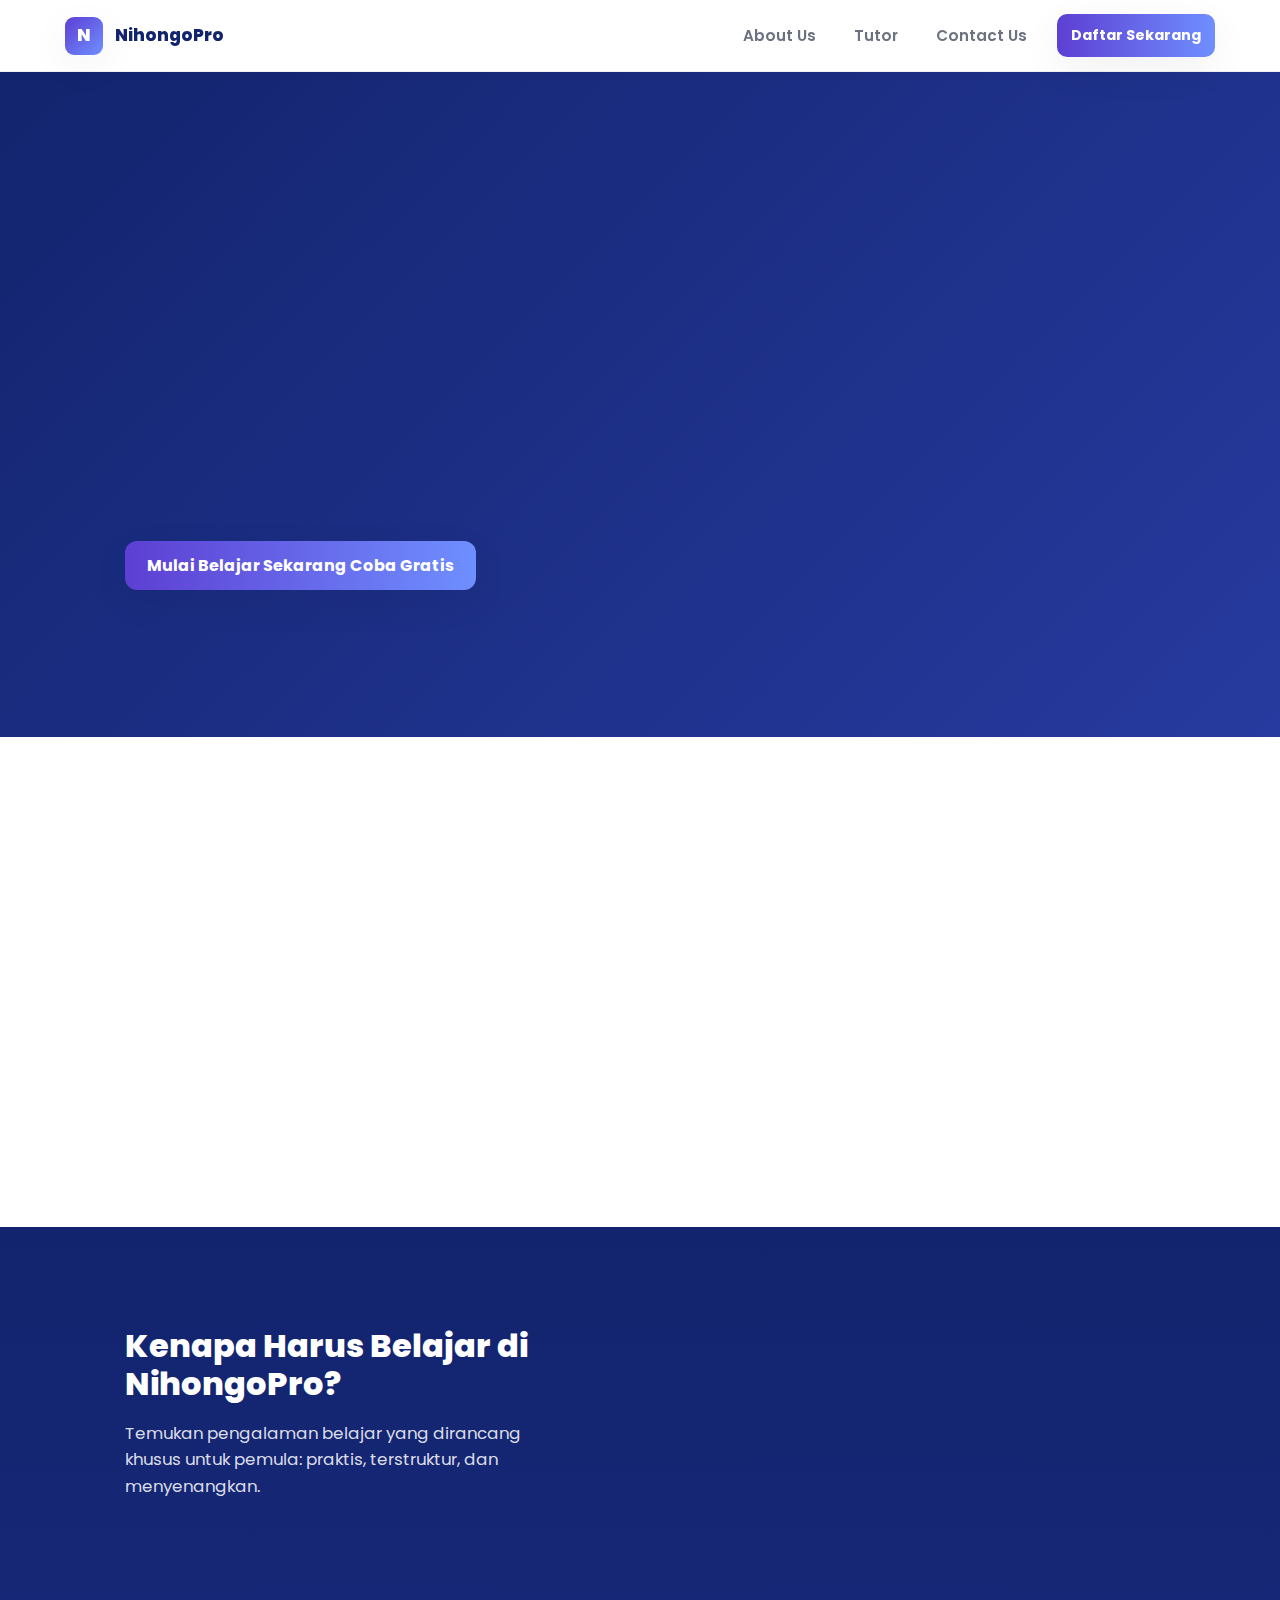
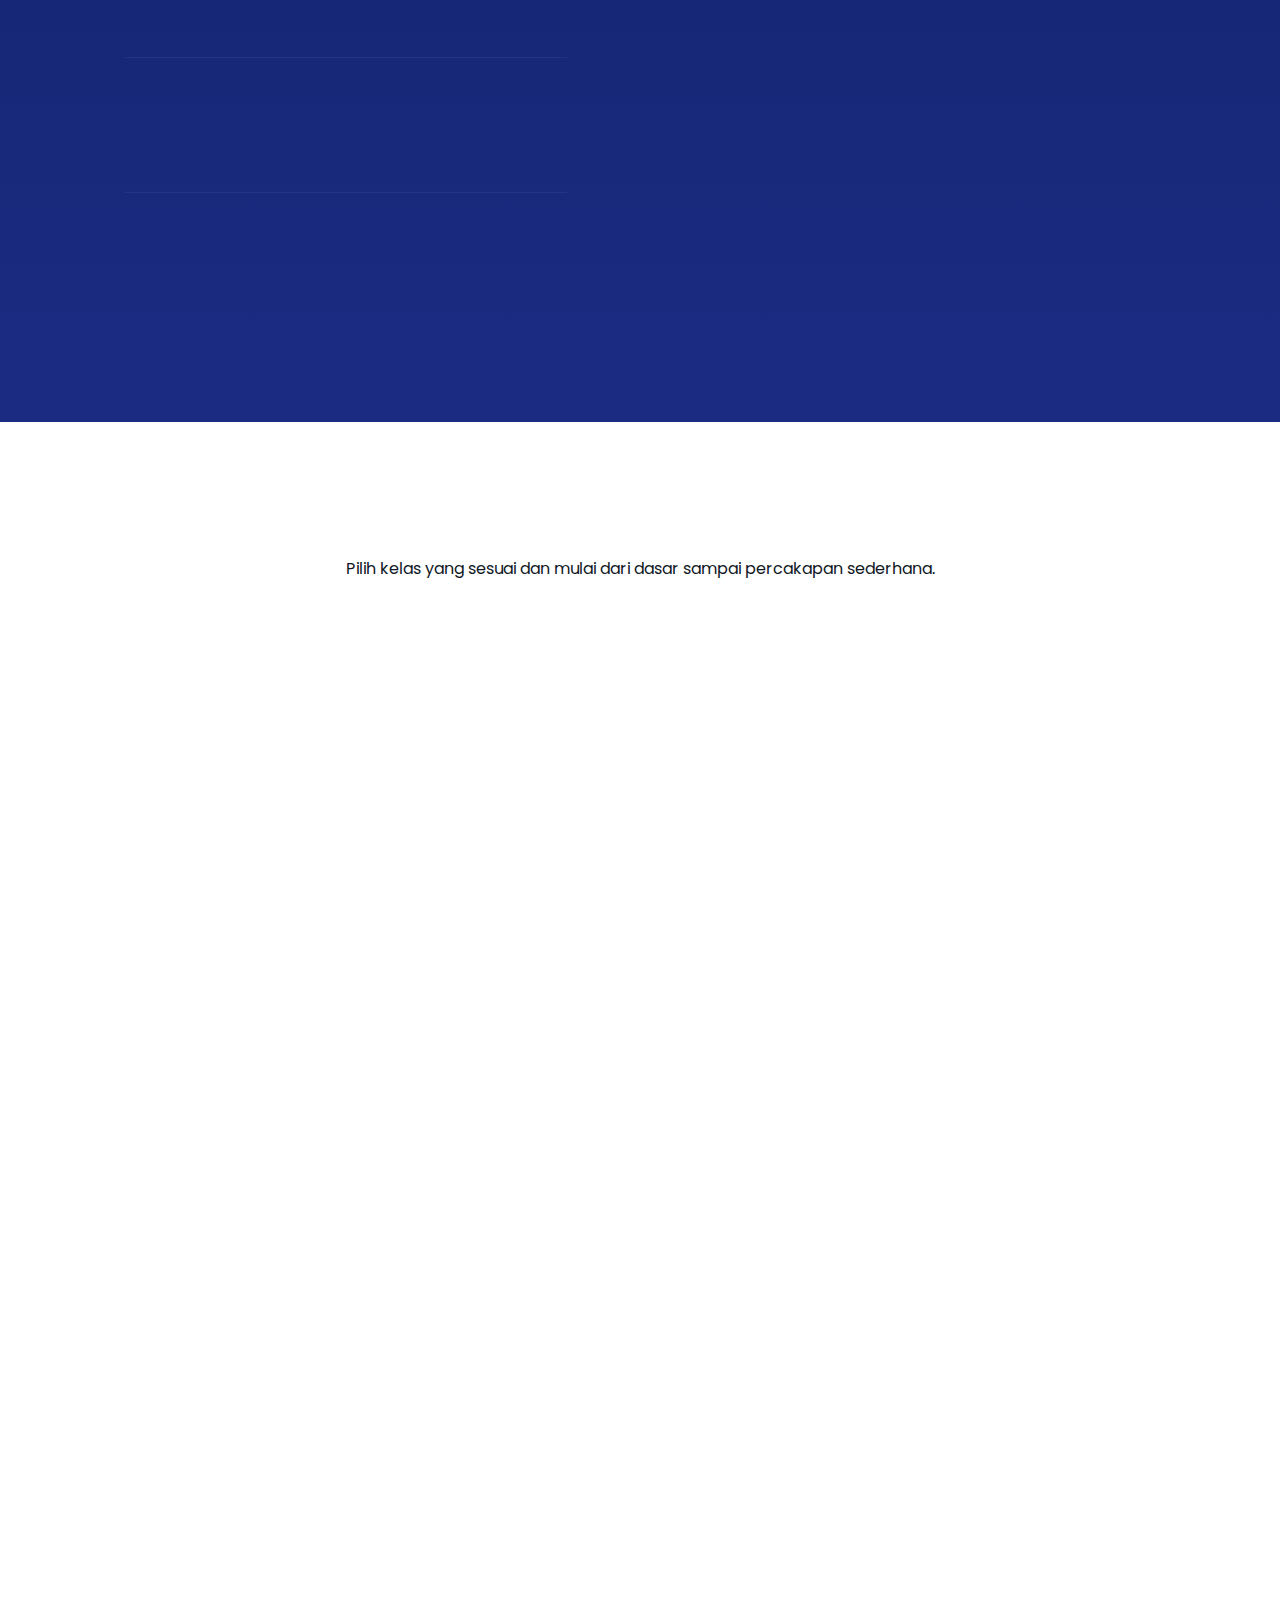
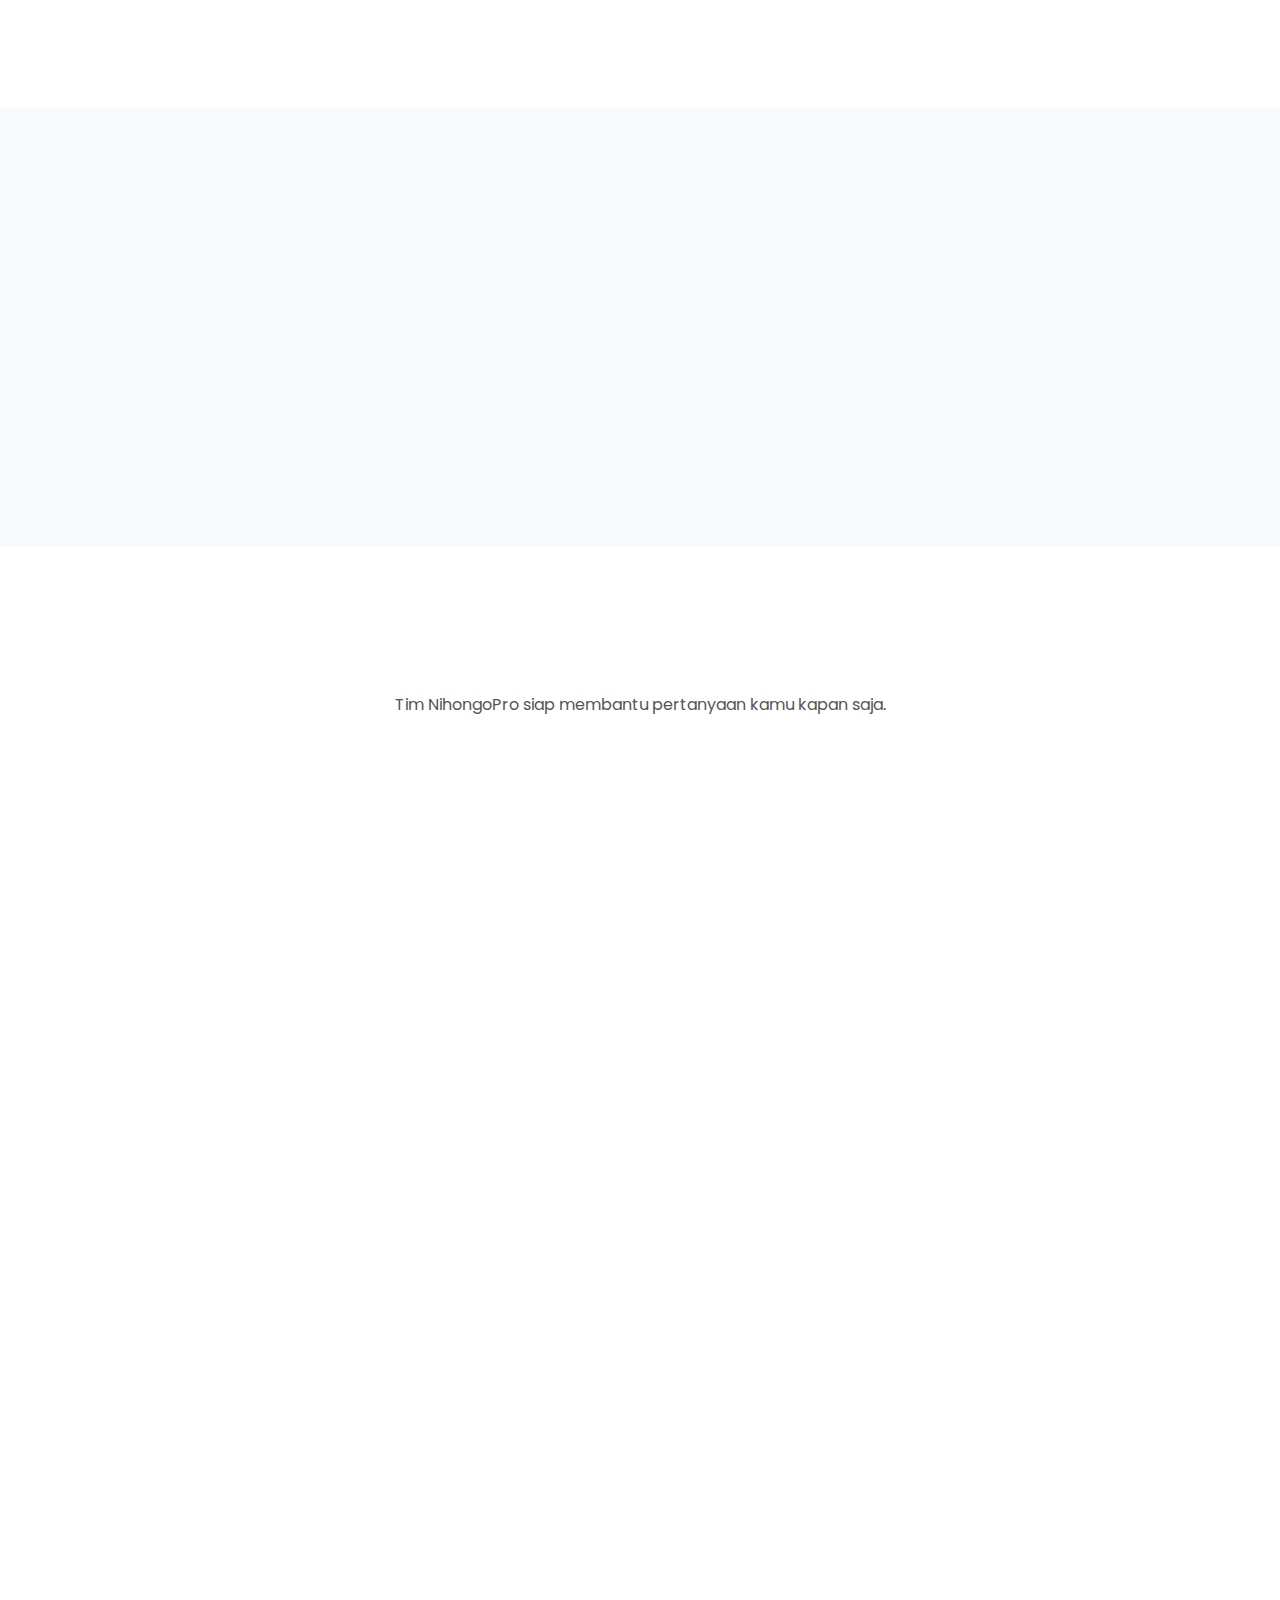
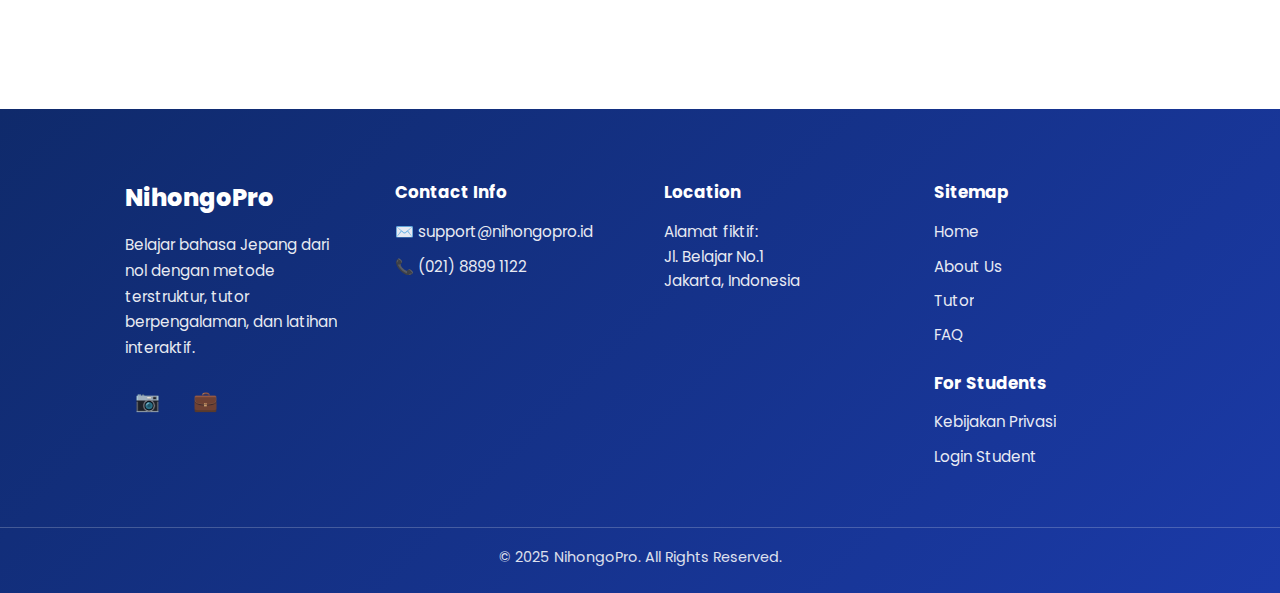
<file: index.html>
<!DOCTYPE html>
<html lang="id">
  <head>
    <meta charset="utf-8" />
    <meta name="viewport" content="width=device-width,initial-scale=1" />
    <title>NihongoPro — Belajar Bahasa Jepang untuk Pemula</title>
    <meta
      name="description"
      content="NihongoPro: platform belajar bahasa Jepang untuk pemula. Kurikulum terstruktur, tutor berpengalaman, latihan interaktif."
    />
    <meta name="theme-color" content="#162774" />

    <!-- preconnect Google Fonts -->
    <link rel="preconnect" href="https://fonts.googleapis.com" />
    <link rel="preconnect" href="https://fonts.gstatic.com" crossorigin />
    <link
      href="https://fonts.googleapis.com/css2?family=Poppins:wght@300;400;500;600;700;800&display=swap"
      rel="stylesheet"
    />

    <!-- favicon (ganti dengan filemu) -->
    <link rel="icon" href="/favicon.ico" />

    <!-- CSS -->
    <link rel="stylesheet" href="style.css" />
  </head>
  <body>
    <!-- HEADER / NAV -->
    <header class="site-header">
      <div class="container navbar">
        <div class="brand">
          <div class="logo-mark" aria-hidden="true">N</div>
          <div class="logo-text">NihongoPro</div>
        </div>

        <nav class="nav" aria-label="Primary navigation">
          <button
            class="menu-toggle"
            aria-expanded="false"
            aria-controls="primary-menu"
            aria-label="Buka menu"
          >
            <!-- hamburger -->
            <svg viewBox="0 0 24 24" fill="none" aria-hidden="true">
              <path
                d="M4 7h16M4 12h16M4 17h16"
                stroke="currentColor"
                stroke-width="1.6"
                stroke-linecap="round"
              />
            </svg>
          </button>

          <ul id="primary-menu" class="nav-links">
            <li><a href="#story">About Us</a></li>
            <li><a href="#tutor">Tutor</a></li>
            <li><a href="#contact">Contact Us</a></li>
          </ul>

          <a class="cta-btn" href="login.html">Daftar Sekarang</a>
        </nav>
      </div>
    </header>

    <main>
      <!-- HERO -->
      <section class="hero" id="home" aria-label="Hero">
        <div class="container hero-grid">
          <div class="hero-left">
            <h1 data-animate>
              Belajar Bahasa Jepang dari Nol. Terstruktur & Menyenangkan
            </h1>

            <!-- TEKS DESKRIPSI: tidak dihapus, warnanya dibuat lebih cerah -->
            <p class="hero-sub" data-animate>
              NihongoPro hadir untuk pemula yang ingin mempelajari hiragana,
              katakana, kosakata dasar, tata bahasa, dan percakapan sehari-hari
              secara bertahap dengan tutor berpengalaman dan latihan interaktif.
            </p>

            <div class="hero-actions">
              <a href="#classes" class="btn-primary"
                >Mulai Belajar Sekarang Coba Gratis</a
              >
            </div>

            <!-- tetap ada: materi JLPT N5 -->
            <p class="hero-note" data-animate>
              Materi disesuaikan dengan level JLPT N5
            </p>
          </div>

          <div class="hero-right">
            <!-- animasi float disimpan di CSS -->
            <div class="hero-ill float" data-animate>
              <img
                src="/assets/sensei.jpeg"
                alt="Ilustrasi belajar bahasa Jepang"
              />
            </div>
          </div>
        </div>
      </section>

      <!-- STORY / ABOUT -->
      <section id="story" class="section section-about">
        <div class="container two-col">
          <div>
            <h4 class="kicker" data-animate>THE STORY</h4>
            <h2 data-animate>
              Nadia Pratama <br />
              Founder & Curriculum Lead
            </h2>
            <p class="lead" data-animate>
              NihongoPro dibuat untuk membantu pemula memahami huruf, kosakata,
              tata bahasa, dan percakapan dasar dengan metode yang ramah dan
              terstruktur.
            </p>
            <p data-animate>
              Visi: Membuat langkah awal belajar bahasa Jepang terasa mudah.
              <br />
              Misi: Menyajikan materi yang runtut, contoh nyata, dan latihan
              yang bisa diulang kapan saja.
            </p>
          </div>

          <div class="media" data-animate>
            <img
              src="/assets/nadia.jpg"
              alt="Foto Nadia Pratama — Founder NihongoPro"
              loading="lazy"
            />
          </div>
        </div>
      </section>

      <!-- WHY: -->
      <section id="why" class="section section-why">
        <div class="container why-grid">
          <div class="why-left">
            <h2 class="section-title">Kenapa Harus Belajar di NihongoPro?</h2>
            <p class="lead">
              Temukan pengalaman belajar yang dirancang khusus untuk pemula:
              praktis, terstruktur, dan menyenangkan.
            </p>

            <div class="why-list">
              <div class="why-item" data-animate>
                <div class="why-icon">📘</div>
                <div class="why-text">
                  <h3>Pengalaman Belajar Terbaik</h3>
                  <p>
                    Metode yang fun dan mudah dimengerti, dengan banyak latihan
                    praktik.
                  </p>
                </div>
              </div>

              <hr />

              <div class="why-item" data-animate>
                <div class="why-icon">👩‍🏫</div>
                <div class="why-text">
                  <h3>Tutor Terbaik</h3>
                  <p>
                    Tutor berpengalaman dan native speaker untuk latihan
                    percakapan.
                  </p>
                </div>
              </div>

              <hr />

              <div class="why-item" data-animate>
                <div class="why-icon">💡</div>
                <div class="why-text">
                  <h3>Paham Konsep, Bukan Cuma Hafalan</h3>
                  <p>
                    Fokus pada pemahaman konsep sehingga peserta bisa menerapkan
                    sendiri.
                  </p>
                </div>
              </div>
            </div>
          </div>

          <div class="why-right">
            <div class="why-media" data-animate>
              <div class="big-photo">
                <img
                  src="assets/kelaz.jpeg"
                  alt="Sesi belajar bersama — NihongoPro"
                  loading="lazy"
                />
              </div>

              <div class="small-photos" data-animate>
                <img
                  src="/assets/ngajar.jpeg"
                  alt="Ruangan kelas"
                  loading="lazy"
                />
                <img
                  src="/assets/nadia.jpg"
                  alt="Tutor mengajar"
                  loading="lazy"
                />
              </div>
            </div>
          </div>
        </div>
      </section>

      <!-- CLASSES: 3 atas 3 bawah -->
      <section id="classes" class="section section-classes">
        <div class="container">
          <div style="text-align: center; margin-bottom: 18px">
            <h2 class="section-title" data-animate>
              Kelas Bahasa Jepang untuk Pemula
            </h2>
            <p align="center">
              Pilih kelas yang sesuai dan mulai dari dasar sampai percakapan
              sederhana.
            </p>
          </div>

          <div class="classes-grid" data-animate>
            <article class="class-card" data-animate>
              <h3>Hiragana & Katakana</h3>
              <p>
                Belajar dua sistem huruf dasar melalui metode visual & latihan
                menulis.
              </p>
            </article>

            <article class="class-card" data-animate>
              <h3>Kosakata Dasar (JLPT N5)</h3>
              <p>Kosakata penting untuk percakapan dan persiapan ujian N5.</p>
            </article>

            <article class="class-card" data-animate>
              <h3>Tata Bahasa Dasar</h3>
              <p>Pola kalimat dasar dengan contoh dan latihan soal singkat.</p>
            </article>

            <article class="class-card" data-animate>
              <h3>Percakapan Sehari-hari</h3>
              <p>
                Dialog sederhana untuk situasi nyata: perkenalan, belanja, tanya
                arah.
              </p>
            </article>

            <article class="class-card" data-animate>
              <h3>Kanji Dasar (50 Kanji)</h3>
              <p>Mengenal dan mengingat kanji awal lewat asosiasi visual.</p>
            </article>

            <article class="class-card" data-animate>
              <h3>Pola Kalimat Praktis</h3>
              <p>Latihan menyusun kalimat dasar dengan variasi konteks.</p>
            </article>
          </div>
        </div>
      </section>

      <!-- TUTOR -->
      <section id="tutor" class="section section-tutor">
        <div class="container">
          <div style="text-align: center; margin-bottom: 18px">
            <h2 class="section-title" data-animate>Tutor Berpengalaman</h2>
            <p align="center">
              Tim tutor kami fokus membantu pemula memahami dasar secara cepat
              dan menyenangkan.
            </p>
          </div>

          <div class="tutor-grid">
            <div class="tutor-card">
              <div class="tutor-photo" data-animate>
                <img
                  src="/assets/profile2.jpg"
                  alt="Aiko Tanaka"
                  loading="lazy"
                />
              </div>
              <p class="sensei">SENSEI</p>
              <h3>Aiko Tanaka</h3>
              <p class="desc">Spesialis huruf dasar & metode visual.</p>
            </div>

            <div class="tutor-card">
              <div class="tutor-photo" data-animate>
                <img
                  src="/assets/profile3.jpg"
                  alt="Riku Matsumoto"
                  loading="lazy"
                />
              </div>
              <p class="sensei">SENSEI</p>
              <h3>Riku Matsumoto</h3>
              <p class="desc">Native speaker fokus percakapan dasar.</p>
            </div>

            <div class="tutor-card">
              <div class="tutor-photo" data-animate>
                <img
                  src="/assets/nadia.jpg"
                  alt="Nadia Pratama"
                  loading="lazy"
                />
              </div>
              <p class="sensei">SENSEI</p>
              <h3>Nadia Pratama</h3>
              <p class="desc">
                Pengajar JLPT N5 & penyusun kurikulum pemula NihongoPro.
              </p>
            </div>
          </div>
        </div>
      </section>

      <section id="testimoni" class="section-testimoni">
        <div class="container">
          <h2 class="section-title" data-animate>Apa Kata Mereka?</h2>
          <div class="testi-grid">
            <div class="testi-card" data-animate>
              <div class="testi-user">
                <img src="assets/profile2.jpg" alt="Reyna" />
                <div class="user-info">
                  <div class="name-row">
                    <p class="name">Reyna</p>
                    <div class="stars">★★★★★</div>
                  </div>
                  <p class="role">Pelajar</p>
                </div>
              </div>
              <p class="quote">
                "Belajar Jepang jadi terasa mudah dan menyenangkan. Tutor sangat
                sabar dan jelas."
              </p>
            </div>

            <div class="testi-card" data-animate>
              <div class="testi-user">
                <img src="assets/profile.jpg" alt="Fahri" />
                <div class="user-info">
                  <div class="name-row">
                    <p class="name">Yuka</p>
                    <div class="stars">★★★★★</div>
                  </div>
                  <p class="role">Pemula</p>
                </div>
              </div>
              <p class="quote">
                "Baru dua minggu belajar hiragana, langsung bisa baca kata
                sederhana."
              </p>
            </div>

            <div class="testi-card" data-animate>
              <div class="testi-user">
                <img src="assets/profile3.jpg" alt="Melvin" />
                <div class="user-info">
                  <div class="name-row">
                    <p class="name">Melvin</p>
                    <div class="stars">★★★★★</div>
                  </div>
                  <p class="role">Mahasiswa</p>
                </div>
              </div>
              <p class="quote">
                "Materinya terstruktur, latihan interaktif ngebantu banget."
              </p>
            </div>
          </div>
        </div>
      </section>

      <!-- CONTACT -->
      <section id="contact" class="section-contact">
        <div class="container contact-center">
          <h2 class="section-title" data-animate>Hubungi Kami</h2>
          <p class="contact-desc">
            Tim NihongoPro siap membantu pertanyaan kamu kapan saja.
          </p>

          <div class="contact-grid">
            <!-- Email -->
            <div class="contact-card" data-animate>
              <div class="contact-icon email">✉️</div>
              <h4>Email</h4>
              <a href="mailto:support@nihongopro.id"> support@nihongopro.id </a>
            </div>

            <!-- Telepon -->
            <div class="contact-card" data-animate>
              <div class="contact-icon phone">📞</div>
              <h4>Telepon</h4>
              <a href="tel:02188991122"> (021) 8899 1122 </a>
            </div>

            <!-- Instagram -->
            <div class="contact-card" data-animate>
              <div class="contact-icon ig">📷</div>
              <h4>Instagram</h4>
              <a href="https://instagram.com/nihongopro" target="_blank">
                @nihongopro
              </a>
            </div>
          </div>
        </div>
      </section>

      <!-- MAPS -->
      <section id="maps" class="section section-maps">
        <div class="container">
          <h2 class="section-title">Lokasi Kami</h2>
          <p align="center" class="contact-desc">
            Kunjungi kantor NihongoPro atau hubungi kami untuk informasi lebih
            lanjut.
          </p>

          <div class="map-wrapper" data-animate>
            <iframe
              src="https://www.google.com/maps?q=Jakarta&output=embed"
              loading="lazy"
              referrerpolicy="no-referrer-when-downgrade"
            >
            </iframe>
          </div>
        </div>
      </section>
    </main>

    <!-- FOOTER -->
    <footer class="site-footer">
      <div class="container footer-grid">
        <!-- Brand -->
        <div class="footer-brand">
          <h3>NihongoPro</h3>
          <p>
            Belajar bahasa Jepang dari nol dengan metode terstruktur, tutor
            berpengalaman, dan latihan interaktif.
          </p>

          <div class="social-links">
            <a href="#" aria-label="Instagram">📷</a>
            <a href="#" aria-label="LinkedIn">💼</a>
          </div>
        </div>

        <!-- Contact Info -->
        <div class="footer-col">
          <h4>Contact Info</h4>
          <ul>
            <li>✉️ support@nihongopro.id</li>
            <li>📞 (021) 8899 1122</li>
          </ul>
        </div>

        <!-- Location -->
        <div class="footer-col">
          <h4>Location</h4>
          <p>
            Alamat fiktif:<br />
            Jl. Belajar No.1<br />
            Jakarta, Indonesia
          </p>
        </div>

        <!-- Sitemap -->
        <div class="footer-col">
          <h4>Sitemap</h4>
          <ul>
            <li><a href="#hero">Home</a></li>
            <li><a href="#about">About Us</a></li>
            <li><a href="#tutor">Tutor</a></li>
            <li><a href="#faq">FAQ</a></li>
          </ul>

          <h4 class="footer-subtitle">For Students</h4>
          <ul>
            <li><a href="#">Kebijakan Privasi</a></li>
            <li><a href="#">Login Student</a></li>
          </ul>
        </div>
      </div>

      <div class="footer-bottom">© 2025 NihongoPro. All Rights Reserved.</div>
    </footer>

    <!-- JS -->
    <script src="main.js"></script>
  </body>
</html>
</file>
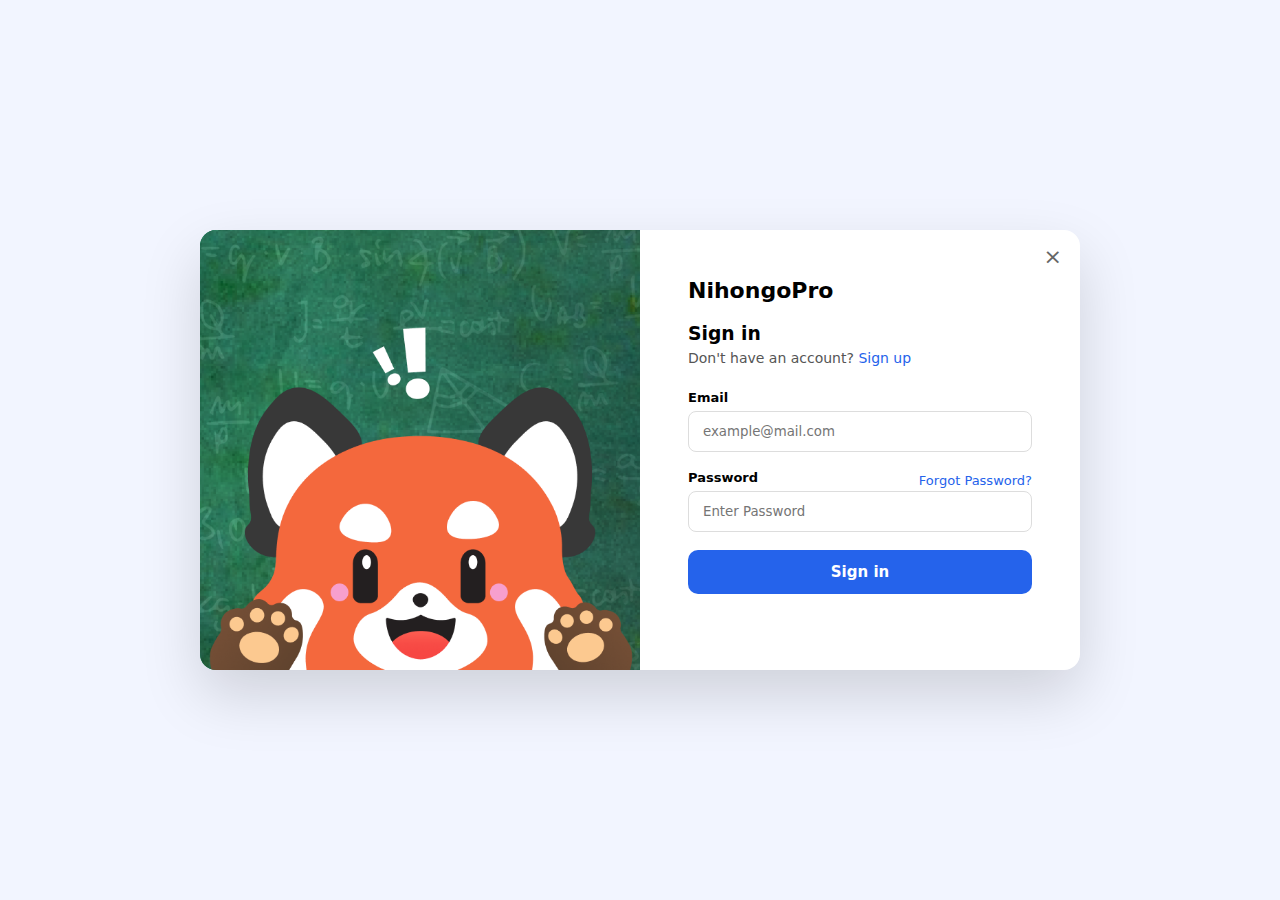
<file: login.html>
<!DOCTYPE html>
<html lang="en">
<head>
<meta charset="UTF-8">
<meta name="viewport" content="width=device-width, initial-scale=1.0">
<title>Login</title>

<style>
* {
  box-sizing: border-box;
  font-family: 'Inter', system-ui, sans-serif;
}

body {
  margin: 0;
  background: #f2f5ff;
  height: 100vh;
  display: flex;
  align-items: center;
  justify-content: center;
}

/* Modal */
.login-modal {
  width: 880px;
  max-width: 95%;
  background: #fff;
  border-radius: 16px;
  display: grid;
  grid-template-columns: 1fr 1fr;
  box-shadow: 0 25px 60px rgba(0,0,0,0.15);
  overflow: hidden;
  position: relative;
}

/* Close */
.close-btn {
  position: absolute;
  top: 14px;
  right: 18px;
  font-size: 22px;
  cursor: pointer;
  color: #666;
}

/* Left image */
.login-left {
  background: #0f8a5f;
  display: flex;
  align-items: center;
  justify-content: center;
}

.login-left img {
  width: 100%;
  height: 100%;
  object-fit: cover;
}

/* Right form */
.login-right {
  padding: 48px;
}

.logo {
  font-weight: 800;
  font-size: 22px;
  margin-bottom: 20px;
}

.login-right h3 {
  margin: 0 0 6px;
}

.login-right p {
  margin: 0 0 24px;
  font-size: 14px;
  color: #555;
}

.login-right a {
  color: #2563eb;
  text-decoration: none;
  font-weight: 500;
}

/* Input */
.form-group {
  margin-bottom: 18px;
}

label {
  font-size: 13px;
  font-weight: 600;
  display: block;
  margin-bottom: 6px;
}

input {
  width: 100%;
  padding: 12px 14px;
  border-radius: 8px;
  border: 1px solid #ddd;
  outline: none;
}

input:focus {
  border-color: #2563eb;
}

/* Password row */
.password-row {
  display: flex;
  justify-content: space-between;
  align-items: center;
}

.password-row a {
  font-size: 13px;
}

/* Button */
button {
  width: 100%;
  padding: 13px;
  border-radius: 10px;
  border: none;
  background: #2563eb;
  color: #fff;
  font-size: 15px;
  font-weight: 600;
  cursor: pointer;
}

button:hover {
  background: #1e4fd8;
}

/* Responsive */
@media(max-width: 768px) {
  .login-modal {
    grid-template-columns: 1fr;
  }

  .login-left {
    height: 220px;
  }
}
</style>
</head>

<body>

<div class="login-modal">
  <div class="close-btn" onclick="closeModal()">×</div>

  <!-- Left Image -->
  <div class="login-left">
    <img src="assets/login-image.png" alt="Mascot">
  </div>

  <!-- Right Form -->
  <div class="login-right">
    <div class="logo">NihongoPro</div>

    <h3>Sign in</h3>
    <p>Don't have an account? <a href="signup.html">Sign up</a></p>

    <div class="form-group">
      <label>Email</label>
      <input type="email" placeholder="example@mail.com">
    </div>

    <div class="form-group">
      <div class="password-row">
        <label>Password</label>
        <a href="#">Forgot Password?</a>
      </div>
      <input type="password" placeholder="Enter Password">
    </div>

    <button onclick="login()">Sign in</button>
  </div>
</div>

<script>
function closeModal() {
  document.querySelector('.login-modal').style.display = 'none';
}

function login() {
  alert('Login clicked!');
}
</script>

</body>
</html>
</file>
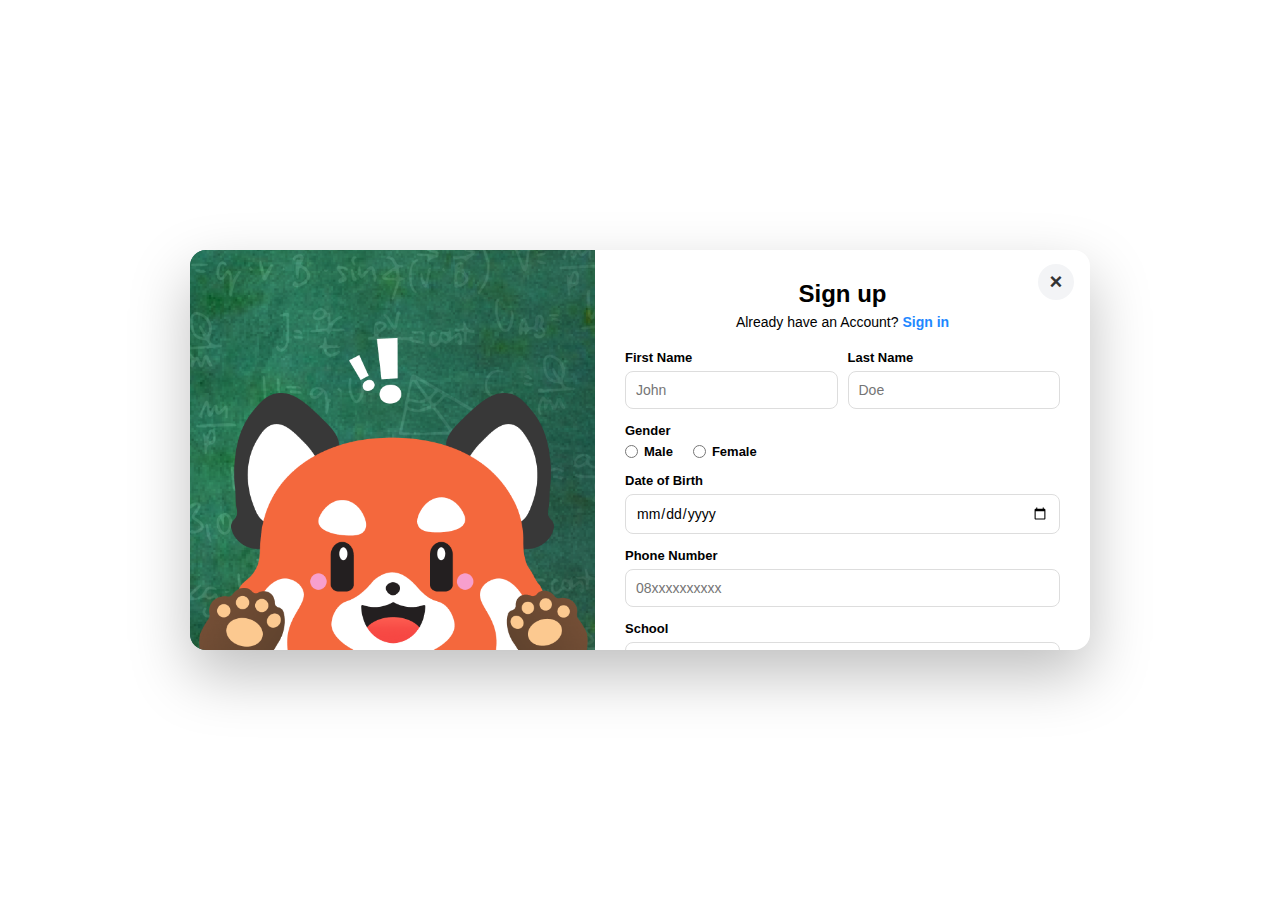
<file: signup.html>
<!DOCTYPE html>
<html lang="en">
<head>
<meta charset="UTF-8">
<title>Sign Up</title>

<style>
* {
  margin: 0;
  padding: 0;
  box-sizing: border-box;
  font-family: 'Inter', sans-serif;
}

body {
  margin: 0;
  min-height: 100vh;
  background: #ffffff;
  display: flex;
  align-items: center;
  justify-content: center;
}

/* MODAL */
.auth-container {
  position: relative;
  width: 900px;
  max-width: 95%;
  height: 400px;          /* ⬅️ KUNCI TINGGI */
  background: #fff;
  display: flex;
  border-radius: 16px;
  overflow: hidden;
  box-shadow: 0 25px 60px rgba(0,0,0,0.25);
}



/* LEFT SIDE */
.auth-left {
  width: 45%;
  background: linear-gradient(135deg, #2e7d6b, #1f5f50);
  display: flex;
  justify-content: center;
  align-items: center;
  position: relative;
}


.auth-right {
  width: 55%;
  padding: 32px;
  overflow-y: auto;     /* ⬅️ SCROLL DI SINI */
}

.auth-left img {
  max-width: 100%;
  max-height: 420px;
  object-fit: contain;
}

/* 
.surprise {
  position: absolute;
  top: 24px;
  left: 50%;
  transform: translateX(-50%);
  font-size: 36px;
  font-weight: 800;
  color: #fff;
} */


/* RIGHT SIDE */
.auth-right {
  width: 55%;
  padding: 30px;
  overflow-y: auto;
}

.auth-header {
  text-align: center;
  margin-bottom: 20px;
}

.logo {
  width: 130px;
  margin-bottom: 10px;
}

.auth-header h2 {
  margin-bottom: 6px;
}

.auth-header p {
  font-size: 14px;
}

.auth-header a {
  color: #1e88ff;
  text-decoration: none;
  font-weight: 600;
}

/* FORM */
.auth-form {
  display: flex;
  flex-direction: column;
  gap: 14px;
}

.row {
  display: flex;
  gap: 10px;
}

.input-group {
  display: flex;
  flex-direction: column;
  gap: 6px;
  flex: 1;
}

.input-group label {
  font-size: 13px;
  font-weight: 600;
}

.input-group input,
.input-group select {
  padding: 10px;
  border-radius: 8px;
  border: 1px solid #ddd;
  font-size: 14px;
  transition: 0.2s;
}

.input-group input:focus,
.input-group select:focus {
  border-color: #1e88ff;
  outline: none;
}

/* RADIO */
.radio-group {
  display: flex;
  gap: 20px;
  font-size: 14px;
}

.radio-group label {
  display: flex;
  gap: 6px;
  cursor: pointer;
}

/* BUTTON */
.btn-primary {
  margin-top: 10px;
  padding: 14px;
  background: #1e88ff;
  border: none;
  border-radius: 10px;
  color: white;
  font-size: 16px;
  font-weight: 600;
  cursor: pointer;
  transition: 0.3s;
}

.btn-primary:hover {
  background: #166fd4;
  transform: scale(1.02);
}

/* SCROLL */
.auth-right::-webkit-scrollbar {
  width: 6px;
}

.auth-right::-webkit-scrollbar-thumb {
  background: #ccc;
  border-radius: 6px;
}

/* RESPONSIVE */
@media(max-width: 768px) {
  .auth-container {
    width: 95%;
    height: 95vh;
    flex-direction: column;
  }

  .auth-left {
    height: 200px;
    width: 100%;
  }

  .auth-right {
    width: 100%;
  }
}

.close-btn {
  position: absolute;
  top: 14px;
  right: 16px;
  width: 36px;
  height: 36px;
  border-radius: 50%;
  border: none;
  background: #f3f4f6;
  color: #333;
  font-size: 22px;
  font-weight: bold;
  cursor: pointer;
  z-index: 10;
  transition: 0.2s ease;
}

.close-btn:hover {
  background: #e5e7eb;
  transform: scale(1.1);
}

</style>
</head>

<body>

<div class="auth-container">
    <button class="close-btn" onclick="closeModal()">×</button>

  <!-- LEFT -->
  <div class="auth-left">
    <!-- <div class="surprise">!!</div> -->
    <!-- Ganti src dengan ilustrasi kamu -->
    <img src="assets/login-image.png" alt="Mascot">
  </div>

  <!-- RIGHT -->
  <div class="auth-right">

    <div class="auth-header">
      <!-- <img src="https://i.imgur.com/8Km9tLL.png" class="logo" alt="Logo"> -->
      <h2>Sign up</h2>
      <p>Already have an Account? <a href="login.html">Sign in</a></p>
    </div>

    <form class="auth-form">

      <div class="row">
        <div class="input-group">
          <label>First Name</label>
          <input type="text" placeholder="John" required>
        </div>
        <div class="input-group">
          <label>Last Name</label>
          <input type="text" placeholder="Doe" required>
        </div>
      </div>

      <div class="input-group">
        <label>Gender</label>
        <div class="radio-group">
          <label><input type="radio" name="gender" required> Male</label>
          <label><input type="radio" name="gender"> Female</label>
        </div>
      </div>

      <div class="input-group">
        <label>Date of Birth</label>
        <input type="date" required>
      </div>

      <div class="input-group">
        <label>Phone Number</label>
        <input type="tel" placeholder="08xxxxxxxxxx" required>
      </div>

      <div class="input-group">
        <label>School</label>
        <input type="text" placeholder="Type your school">
      </div>

      <div class="input-group">
        <label>Grade</label>
        <select required>
          <option value="">Select Grade</option>
          <option>7</option>
          <option>8</option>
          <option>9</option>
          <option>10</option>
          <option>11</option>
          <option>12</option>
        </select>
      </div>

      <div class="input-group">
        <label>Email</label>
        <input type="email" placeholder="example@mail.com" required>
      </div>

      <div class="input-group">
        <label>Confirm Email</label>
        <input type="email" placeholder="Enter Confirm Email" required>
      </div>

      <div class="input-group">
        <label>Password</label>
        <input type="password" placeholder="Enter Password" required>
      </div>

      <div class="input-group">
        <label>Confirm Password</label>
        <input type="password" placeholder="Enter Confirm Password" required>
      </div>

      <button type="submit" class="btn-primary">Sign up</button>

    </form>

  </div>
</div>

<script>
document.querySelector(".auth-form").addEventListener("submit", function(e) {
  e.preventDefault();
  alert("Sign up berhasil (contoh)");
});

function closeModal() {
  document.querySelector('.auth-container').style.display = 'none';
}
</script>

</body>
</html>
</file>
<file: style.css>
/* =========================
   style-responsive.css – NihongoPro
   Enhanced Responsive Design
   ========================= */

:root{
  --bg: #ffffff;
  --deep-blue: #12246d;
  --primary-mid: #5D3FD3;
  --accent: #6F8FFF;
  --green: #2ecc71;
  --soft: #F2F4FF;
  --card: #ffffff;
  --text: #0F1724;
  --muted: #6B7280;
  --container: 1150px;
  --gap: clamp(12px, 2.6vw, 28px);
  --radius: 14px;
  --shadow: 0 12px 40px rgba(16,24,40,0.06);
  font-family: "Poppins", system-ui, -apple-system, "Segoe UI", Roboto, "Helvetica Neue", Arial;
}

*{box-sizing:border-box;margin:0;padding:0}
html,body{height:100%;scroll-behavior: smooth;}
body{background:var(--bg);color:var(--text);line-height:1.6;-webkit-font-smoothing:antialiased;overflow-x: hidden;}

/* Container helper - Responsive padding */
.container{
  max-width:var(--container);
  margin:0 auto;
  padding:0 clamp(16px, 5vw, 60px);
}

/* =========================
   HEADER - Fixed & Responsive
   ========================= */
.site-header{
  position: fixed;
  top: 0;
  left: 0;
  right: 0;
  z-index: 9999;
  background: #ffffff;
  border-bottom: 1px solid rgba(0,0,0,0.06);
  box-shadow: 0 2px 10px rgba(0,0,0,0.03);
}

.navbar{
  display:flex;
  align-items:center;
  justify-content:space-between;
  gap:var(--gap);
  padding:14px 0;
  min-height: 60px;
}

.brand{
  display:flex;
  align-items:center;
  gap:12px;
  flex-shrink: 0;
}

.logo-mark{
  width:clamp(34px, 5vw, 38px);
  height:clamp(34px, 5vw, 38px);
  border-radius:9px;
  background:linear-gradient(135deg,var(--primary-mid),var(--accent));
  display:grid;
  place-items:center;
  color:#fff;
  font-weight:800;
  box-shadow:var(--shadow);
  font-size: clamp(16px, 3vw, 18px);
}

.logo-text{
  font-weight:800;
  color:var(--deep-blue);
  font-size:clamp(0.95rem, 2.5vw, 1.05rem);
}

/* Nav Links */
.nav{
  display:flex;
  align-items:center;
  gap:clamp(12px, 2vw, 20px);
}

.nav-links{
  list-style:none;
  display:flex;
  gap:clamp(10px, 2vw, 18px);
  align-items:center;
}

.nav-links a{
  text-decoration:none;
  color:var(--muted);
  font-weight:600;
  padding:8px 10px;
  border-radius:8px;
  transition:all 180ms;
  font-size: clamp(0.85rem, 1.5vw, 0.95rem);
  white-space: nowrap;
}

.nav-links a:hover,.nav-links a:focus{
  color:var(--primary-mid);
  background:rgba(93,63,211,0.06);
}

.cta-btn{
  background:linear-gradient(90deg,var(--primary-mid),var(--accent));
  color:white;
  padding:clamp(8px, 1.5vw, 10px) clamp(12px, 2vw, 14px);
  border-radius:10px;
  font-weight:700;
  text-decoration:none;
  box-shadow:var(--shadow);
  transition:transform .22s;
  font-size: clamp(0.8rem, 1.5vw, 0.9rem);
  white-space: nowrap;
}

.cta-btn:hover{transform:translateY(-3px)}

/* Mobile menu toggle */
.menu-toggle{
  display:none;
  border:0;
  background:transparent;
  cursor:pointer;
  padding:8px;
  border-radius:8px;
  min-width: 44px;
  min-height: 44px;
}

.menu-toggle svg{
  width:24px;
  height:24px;
  color:var(--primary-mid);
}

/* =========================
   HERO SECTION - Responsive
   ========================= */
.hero{
  padding:clamp(100px, 15vw, 140px) 0 clamp(60px, 10vw, 110px);
  background:linear-gradient(135deg,var(--deep-blue),#273a9f);
  color:white;
  margin-top: 60px;
}

.hero-grid{
  display:grid;
  grid-template-columns:1fr;
  gap:clamp(24px, 4vw, 36px);
  align-items:center;
}

.hero h1{
  font-size:clamp(1.75rem, 4.5vw, 2.6rem);
  line-height:1.15;
  margin-bottom:clamp(12px, 2vw, 18px);
  font-weight:800;
}

.hero-sub{
  color:rgba(255,255,255,0.92);
  max-width:65ch;
  margin-bottom:clamp(16px, 3vw, 24px);
  font-size: clamp(0.95rem, 1.8vw, 1.05rem);
  line-height: 1.6;
}

.hero-note{
  margin-top: 12px;
  font-size: clamp(0.85rem, 1.5vw, 0.95rem);
  opacity: 0.85;
}

.hero-actions{
  display:flex;
  flex-wrap: wrap;
  gap:12px;
  align-items:center;
  margin-bottom: 12px;
}

/* Hero image */
.hero-right{
  max-width: 100%;
}

.hero-right .hero-ill{
  border-radius:14px;
  overflow:hidden;
  box-shadow:0 20px 50px rgba(12,18,60,0.25);
  max-width: 100%;
}

.hero-ill img{
  width:100%;
  height:auto;
  object-fit:cover;
  display:block;
}

/* =========================
   SECTIONS - General
   ========================= */
.section{
  padding:clamp(48px, 8vw, 80px) 0;
}

.kicker{
  color:var(--primary-mid);
  font-weight:700;
  margin-bottom:8px;
  font-size: clamp(0.85rem, 1.5vw, 0.95rem);
  text-transform: uppercase;
  letter-spacing: 0.5px;
}

.section-title{
  font-size:clamp(1.5rem, 3.5vw, 2rem);
  color:var(--deep-blue);
  margin-bottom:clamp(10px, 2vw, 16px);
  line-height: 1.2;
  font-weight: 800;
}

.lead{
  color:var(--muted);
  margin-bottom:clamp(16px, 3vw, 24px);
  max-width:70ch;
  font-size: clamp(0.95rem, 1.5vw, 1.05rem);
  line-height: 1.6;
}

/* Two column layout */
.two-col{
  display:grid;
  grid-template-columns:1fr;
  gap:clamp(24px, 4vw, 40px);
  align-items:center;
}

.media{
  border-radius:12px;
  min-height:clamp(200px, 30vw, 320px);
  background:var(--soft);
  overflow:hidden;
}

.media img{
  width:100%;
  height:100%;
  object-fit:cover;
  display:block;
}

/* =========================
   WHY SECTION - Responsive
   ========================= */
.section-why{
  position:relative;
  overflow:hidden;
  padding:clamp(60px, 10vw, 100px) 0;
  background:linear-gradient(180deg,var(--deep-blue),#1b2b82);
  color:white;
}

.why-grid{
  display:grid;
  grid-template-columns:1fr;
  gap:clamp(32px, 5vw, 48px);
  align-items:start;
}

.why-left .section-title{color:white}
.why-left .lead{color:rgba(255,255,255,0.85)}

.why-list{margin-top:clamp(20px, 3vw, 28px)}

.why-item{
  display:flex;
  gap:clamp(14px, 2.5vw, 18px);
  align-items:flex-start;
  padding:clamp(14px, 2.5vw, 18px) 0;
}

.why-icon{
  min-width:clamp(48px, 8vw, 56px);
  height:clamp(48px, 8vw, 56px);
  border-radius:999px;
  background:#2dd47a;
  color:white;
  display:grid;
  place-items:center;
  font-size:clamp(1.2rem, 2.5vw, 1.4rem);
  flex-shrink:0;
  box-shadow:0 8px 26px rgba(13,30,70,0.12);
}

.why-text h3{
  margin:0 0 6px;
  font-size:clamp(1rem, 2vw, 1.15rem);
}

.why-text p{
  margin:0;
  color:rgba(255,255,255,0.85);
  font-size: clamp(0.9rem, 1.5vw, 1rem);
}

.why-list hr{
  border:0;
  border-top:1px solid rgba(255,255,255,0.06);
  margin:6px 0;
}

/* Why media - responsive images */
.why-media{
  position: relative;
  min-height: clamp(280px, 40vw, 400px);
}

.why-media .big-photo{
  border-radius:12px;
  overflow:hidden;
  box-shadow:var(--shadow);
  margin-bottom:clamp(12px, 2vw, 14px);
}

.why-media .big-photo img{
  width:100%;
  height:auto;
  object-fit:cover;
  display:block;
}

.small-photos{
  display:grid;
  grid-template-columns:1fr 1fr;
  gap:clamp(10px, 2vw, 12px);
}

.small-photos img{
  width:100%;
  height:clamp(100px, 15vw, 120px);
  object-fit:cover;
  border-radius:10px;
  box-shadow:var(--shadow);
}

/* =========================
   CLASSES GRID - Responsive
   ========================= */
.section-classes .section-title,
.section-classes .lead{
  text-align: center;
  margin-left: auto;
  margin-right: auto;
}

/* GRID */
.classes-grid{
  display: grid;
  grid-template-columns: repeat(3, 1fr);
  gap: 24px;
}

/* CARD */
.class-card{
  background: #fff;
  border-radius: 16px;
  padding: 24px;
  box-shadow: 0 10px 30px rgba(0,0,0,.06);
  transition: 
    transform .35s ease,
    box-shadow .35s ease;
  cursor: pointer;
  will-change: transform;
}

/* HOVER EFFECT */
.class-card:hover{
  transform: scale(1.06);
  box-shadow: 0 20px 45px rgba(93,63,211,.18);
}

/* OPTIONAL: efek sedikit naik */
.class-card:hover{
  transform: translateY(-6px) scale(1.06);
}

.class-card h3{
  color:var(--primary-mid);
  margin-bottom:clamp(8px, 1.5vw, 12px);
  font-size: clamp(1.05rem, 2vw, 1.2rem);
  transition: color 0.3s ease;
}

.class-card:hover h3{
  color: #5D3FD3;
}

.class-card p{
  color:var(--muted);
  font-size: clamp(0.9rem, 1.5vw, 1rem);
  line-height: 1.6;
}

/* =========================
   TUTOR SECTION - Responsive
   ========================= */
.section-tutor .section-title,
.section-tutor .lead{
  text-align: center;
  margin-left: auto;
  margin-right: auto;
}

.tutor-grid{
  display:grid;
  grid-template-columns:repeat(auto-fit, minmax(min(240px, 100%), 1fr));
  gap:clamp(18px, 3vw, 24px);
  margin-top:clamp(24px, 4vw, 32px);
}

.tutor-card{
  background:var(--card);
  padding:clamp(18px, 3vw, 22px);
  border-radius:12px;
  text-align:center;
  box-shadow:var(--shadow);
  transition: transform 0.3s ease, box-shadow 0.3s ease;
}



.tutor-photo{
  height:clamp(180px, 25vw, 220px);
  border-radius:10px;
  overflow:hidden;
  margin-bottom:clamp(10px, 2vw, 12px);
}

.tutor-photo img{
  width:100%;
  height:100%;
  object-fit:cover;
  transition: transform .25s ease;
}

.tutor-card .sensei{
  font-size: clamp(0.75rem, 1.3vw, 0.85rem);
  color: var(--primary-mid);
  font-weight: 700;
  margin-bottom: 6px;
  letter-spacing: 1px;
}

.tutor-card h3{
  font-size: clamp(1rem, 2vw, 1.15rem);
  margin-bottom: 8px;
}

.tutor-card .desc{
  font-size: clamp(0.85rem, 1.5vw, 0.95rem);
  color: var(--muted);
}

/* =========================
   TESTIMONIALS - Responsive
   ========================= */
.section-testimoni{
  padding: clamp(60px, 10vw, 80px) 0;
  background: #f9fafb;
}

.section-testimoni .section-title{
  text-align: center;
  margin-bottom: clamp(32px, 5vw, 50px);
}

.testi-grid{
  display:grid;
  grid-template-columns:repeat(auto-fit, minmax(min(280px, 100%), 1fr));
  gap:clamp(20px, 3vw, 24px);
}

.testi-card{
  background:#fff;
  padding:clamp(20px, 3vw, 24px);
  border-radius:18px;
  box-shadow:0 10px 25px rgba(0,0,0,0.06);
  transition:all 0.35s ease;
  cursor:pointer;
}

.testi-card:hover{
  transform: scale(1.04) translateY(-6px);
  box-shadow: 0 25px 45px rgba(0,0,0,0.14);
}

.testi-user{
  display:flex;
  align-items:center;
  gap:clamp(12px, 2vw, 14px);
  margin-bottom:12px;
}

.testi-user img{
  width:clamp(48px, 8vw, 54px);
  height:clamp(48px, 8vw, 54px);
  border-radius:50%;
  object-fit:cover;
  border:2px solid #eee;
  flex-shrink: 0;
}

.user-info{
  display:flex;
  flex-direction:column;
  min-width: 0;
}

.name-row{
  display:flex;
  align-items:center;
  gap:8px;
  flex-wrap: wrap;
}

.name{
  font-weight:600;
  color:#111;
  font-size:clamp(0.9rem, 1.5vw, 1rem);
}

.stars{
  color:#f5b301;
  font-size:clamp(12px, 2vw, 14px);
  letter-spacing:1px;
  transition:transform 0.3s ease;
}

.testi-card:hover .stars{
  transform: scale(1.15);
}

.role{
  font-size:clamp(0.8rem, 1.3vw, 0.85rem);
  color:#777;
}

.quote{
  font-size:clamp(0.9rem, 1.5vw, 1rem);
  line-height:1.6;
  color:#444;
  font-style:italic;
}

/* =========================
   CONTACT SECTION - Responsive
   ========================= */
.section-contact{
  padding: clamp(60px, 10vw, 90px) 0;
  background: #ffffff;
}

.contact-center{
  text-align: center;
}

.contact-desc{
  color: #555;
  margin-bottom: clamp(32px, 5vw, 40px);
  font-size: clamp(0.9rem, 1.5vw, 1rem);
}

.contact-grid{
  display:grid;
  grid-template-columns:repeat(auto-fit, minmax(min(240px, 100%), 1fr));
  gap:clamp(20px, 3vw, 24px);
  max-width: 900px;
  margin: 0 auto;
}

.contact-card{
  background:rgb(255, 255, 255);
  padding:clamp(24px, 4vw, 28px) clamp(18px, 3vw, 22px);
  border-radius:20px;
  box-shadow:0 10px 30px rgba(0,0,0,0.06);
  transition:all 0.35s ease;
}

.contact-card:hover{
  transform: translateY(-10px) scale(1.04);
  box-shadow: 0 25px 45px rgba(15,42,107,0.15);
}

.contact-icon{
  font-size:clamp(32px, 6vw, 36px);
  margin-bottom:clamp(12px, 2vw, 14px);
}

.contact-card h4{
  font-size:clamp(0.95rem, 1.8vw, 1.05rem);
  font-weight:700;
  color:#0f2a6b;
  margin-bottom:8px;
}

.contact-card a{
  color:#4f46e5;
  font-weight:600;
  text-decoration:none;
  font-size: clamp(0.85rem, 1.5vw, 0.95rem);
  word-break: break-word;
}

.contact-card a:hover{
  text-decoration: underline;
}

/* =========================
   MAPS SECTION - Responsive
   ========================= */
.section-maps{
  background: #ffffff;
  padding: clamp(60px, 10vw, 80px) 0;
}

.section-maps .section-title{
  text-align: center;
  margin-bottom: 10px;
}

.section-maps .lead{
  text-align: center;
  color: #555;
  margin-bottom: clamp(24px, 4vw, 30px);
}

.map-wrapper{
  width: 100%;
  height: clamp(300px, 50vw, 400px);
  border-radius: 16px;
  overflow: hidden;
  box-shadow: 0 20px 40px rgba(0,0,0,0.12);
}

.map-wrapper iframe{
  width: 100%;
  height: 100%;
  border: none;
}

/* =========================
   FOOTER - Responsive
   ========================= */
.site-footer{
  background: linear-gradient(135deg, #0f2a6b, #1b3aa8);
  color: #ffffff;
  padding: clamp(50px, 8vw, 70px) 0 clamp(20px, 3vw, 24px);
}

.footer-grid{
  display: grid;
  grid-template-columns: repeat(auto-fit, minmax(min(220px, 100%), 1fr));
  gap: clamp(32px, 5vw, 48px);
  align-items: start;
}

.footer-brand h3{
  font-size: clamp(1.2rem, 2.5vw, 1.5rem);
  font-weight: 800;
  margin-bottom: clamp(12px, 2vw, 14px);
}

.footer-brand p{
  font-size: clamp(0.85rem, 1.5vw, 0.95rem);
  line-height: 1.7;
  opacity: 0.9;
  max-width: 320px;
}

.social-links{
  margin-top: clamp(16px, 2.5vw, 18px);
  display: flex;
  gap: clamp(12px, 2vw, 14px);
}

.social-links a{
  font-size: clamp(18px, 3vw, 20px);
  text-decoration: none;
  color: #ffffff;
  opacity: 0.9;
  transition: opacity 0.3s ease;
  min-width: 44px;
  min-height: 44px;
  display: inline-flex;
  align-items: center;
  justify-content: center;
}

.social-links a:hover{
  opacity: 1;
}

.footer-col h4{
  font-size: clamp(0.95rem, 1.8vw, 1.05rem);
  font-weight: 700;
  margin-bottom: clamp(12px, 2vw, 14px);
}

.footer-subtitle{
  margin-top: clamp(20px, 3vw, 22px);
}

.footer-col ul{
  list-style: none;
  padding: 0;
  margin: 0;
}

.footer-col ul li{
  margin-bottom: clamp(8px, 1.5vw, 10px);
  font-size: clamp(0.85rem, 1.5vw, 0.95rem);
  opacity: 0.9;
}

.footer-col p{
  font-size: clamp(0.85rem, 1.5vw, 0.95rem);
  line-height: 1.6;
  opacity: 0.9;
}

.footer-col a{
  color: #ffffff;
  text-decoration: none;
  transition: text-decoration 0.3s ease;
}

.footer-col a:hover{
  text-decoration: underline;
}

.footer-bottom{
  text-align: center;
  font-size: clamp(0.8rem, 1.3vw, 0.9rem);
  opacity: 0.85;
  margin-top: clamp(40px, 6vw, 48px);
  padding-top: clamp(16px, 2.5vw, 18px);
  border-top: 1px solid rgba(255,255,255,0.25);
}

/* =========================
   BUTTONS - Responsive
   ========================= */
.btn-primary{
  display: inline-block;
  background: linear-gradient(90deg, var(--primary-mid), var(--accent));
  color: white;
  padding: clamp(10px, 2vw, 12px) clamp(18px, 3vw, 22px);
  font-weight: 700;
  border-radius: 12px;
  text-decoration: none;
  box-shadow: var(--shadow);
  transition: transform .22s ease, box-shadow .22s ease;
  font-size: clamp(0.9rem, 1.6vw, 1rem);
  text-align: center;
  min-width: 44px;
  min-height: 44px;
  display: inline-flex;
  align-items: center;
  justify-content: center;
}

.btn-primary:hover{
  transform: translateY(-3px);
  box-shadow: 0 12px 32px rgba(0, 0, 0, 0.18);
}

/* =========================
   ANIMATIONS - Page Load
   ========================= */
[data-animate]{
  opacity: 0;
  transform: translateY(24px);
  transition: opacity 0.8s ease, transform 0.8s ease;
}

[data-animate].show{
  opacity: 1;
  transform: translateY(0);
}

/* Focus styles */
:focus{outline:none}
:focus-visible{
  outline:3px solid rgba(93,63,211,0.3);
  outline-offset:3px;
  border-radius:8px;
}

/* =========================
   RESPONSIVE BREAKPOINTS
   ========================= */

/* Desktop Large (1200px+) */
@media (min-width: 1200px) {
  .hero-grid{
    grid-template-columns: 1fr 500px;
  }
  
  .why-grid{
    grid-template-columns: 1fr 540px;
  }
  
  .two-col{
    grid-template-columns: 1fr 1fr;
  }
  
  .classes-grid{
    grid-template-columns: repeat(3, 1fr);
  }
}

/* Tablet to Desktop (981px - 1199px) */
@media (min-width: 981px) and (max-width: 1199px) {
  .hero-grid{
    grid-template-columns: 1fr 420px;
  }
  
  .why-grid{
    grid-template-columns: 1fr 460px;
  }
  
  .classes-grid{
    grid-template-columns: repeat(3, 1fr);
  }
}

/* Tablet (768px - 980px) */
@media (max-width: 980px) {
  /* Hide desktop nav, show mobile toggle */
  .nav-links{
    display: none;
  }
  
  .menu-toggle{
    display: inline-flex;
  }
  
  /* Stack layouts */
  .hero-grid{
    grid-template-columns: 1fr;
  }
  
  .hero-right{
    order: -1;
    margin-bottom: 20px;
  }
  
  .why-grid{
    grid-template-columns: 1fr;
  }
  
  .why-right{
    order: -1;
    margin-bottom: 24px;
  }
  
  .two-col{
    grid-template-columns: 1fr;
  }
  
  .classes-grid{
    grid-template-columns: repeat(2, 1fr);
  }
  
  .footer-grid{
    grid-template-columns: repeat(2, 1fr);
  }
}

/* Mobile Large (641px - 767px) */
@media (max-width: 767px) {
  .classes-grid{
    grid-template-columns: 1fr;
  }
  
  .small-photos{
    grid-template-columns: 1fr;
  }
  
  .footer-grid{
    grid-template-columns: 1fr;
  }
}

/* Mobile (max 640px) */
@media (max-width: 640px) {
  .hero-actions{
    flex-direction: column;
    align-items: stretch;
  }
  
  .btn-primary,
  .cta-btn{
    width: 100%;
    text-align: center;
  }
  
  .classes-grid{
    grid-template-columns: 1fr;
  }
  
  .contact-grid{
    grid-template-columns: 1fr;
  }
  
  .tutor-grid{
    grid-template-columns: 1fr;
  }
  
  .testi-grid{
    grid-template-columns: 1fr;
  }
}

/* Very Small Mobile (max 400px) */
@media (max-width: 400px) {
  .container{
    padding: 0 16px;
  }

  .hero{
    padding-top: 80px;
  }
}


    /* GRID */
.classes-grid{
  display: grid;
  grid-template-columns: repeat(3, 1fr);
  gap: 24px;
}

/* CARD */
.class-card{
  background: #fff;
  border-radius: 16px;
  padding: 24px;
  box-shadow: 0 10px 30px rgba(0,0,0,.06);
  transition: 
    transform .35s ease,
    box-shadow .35s ease;
  cursor: pointer;
  will-change: transform;
}

/* HOVER EFFECT */
.class-card:hover{
  transform: scale(1.06);
  box-shadow: 0 20px 45px rgba(93,63,211,.18);
}

/* OPTIONAL: efek sedikit naik */
.class-card:hover{
  transform: translateY(-6px) scale(1.06);
}

/* GRID */
.tutor-grid{
  display: grid;
  grid-template-columns: repeat(3, 1fr);
  gap: 28px;
}

/* CARD */
.tutor-card{
  background: #fff;
  border-radius: 20px;
  padding: 26px 22px 28px;
  text-align: center;
  box-shadow: 0 10px 30px rgba(0,0,0,.06);
  transition: 
    transform .4s ease,
    box-shadow .4s ease;
  cursor: pointer;
}

/* SENSEI TAG */
.tutor-card .sensei{
  font-size: 12px;
  letter-spacing: 1.6px;
  font-weight: 700;
  color: #6F8FFF;
  margin-bottom: 6px;
}

/* HOVER EFFECT */
.tutor-card:hover{
  transform: translateY(-10px);
  box-shadow: 0 25px 55px rgba(93,63,211,.18);
}

/* FOTO IKUT MEMBESAR */
.tutor-card:hover .tutor-photo{
  transform: scale(1.08);
}

/* NAMA BERUBAH WARNA */
.tutor-card h3{
  transition: color .3s ease;
}

.tutor-card:hover h3{
  color: #5D3FD3;
}

/* DESKRIPSI HALUS */
.tutor-card .desc{
  transition: opacity .3s ease;
}

.tutor-card:hover .desc{
  opacity: .9;
}

/* =========================
   TESTIMONI HOVER EFFECT
   ========================= */

   .testi-card{
    transition:
      transform .35s ease,
      box-shadow .35s ease;
    cursor: pointer;
  }
  
  /* Card naik & membesar */
  .testi-card:hover{
    transform: translateY(-8px) scale(1.04);
    box-shadow: 0 25px 45px rgba(0,0,0,.14);
  }
  
  /* Foto user sedikit membesar */
  .testi-user img{
    transition: transform .35s ease;
  }
  
  .testi-card:hover .testi-user img{
    transform: scale(1.08);
  }
  
  /* Bintang lebih hidup */
  .stars{
    transition: transform .3s ease;
  }
  
  .testi-card:hover .stars{
    transform: scale(1.15);
  }
  
  /* Kutipan sedikit fade-in */
  .quote{
    transition: opacity .3s ease;
  }
  
  .testi-card:hover .quote{
    opacity: .95;
  }
  

  /* =========================
   CONTACT HOVER EFFECT
   ========================= */

.contact-card{
  transition:
    transform .35s ease,
    box-shadow .35s ease;
  cursor: pointer;
}

/* Card naik & membesar */
.contact-card:hover{
  transform: translateY(-10px) scale(1.04);
  box-shadow: 0 25px 45px rgba(15,42,107,0.15);
}

/* Icon lebih hidup */
.contact-icon{
  transition: transform .35s ease;
}

.contact-card:hover .contact-icon{
  transform: scale(1.15);
}

/* Link lebih jelas */
.contact-card a{
  transition: color .25s ease;
}

.contact-card:hover a{
  color: var(--primary-mid);
}
</file>
